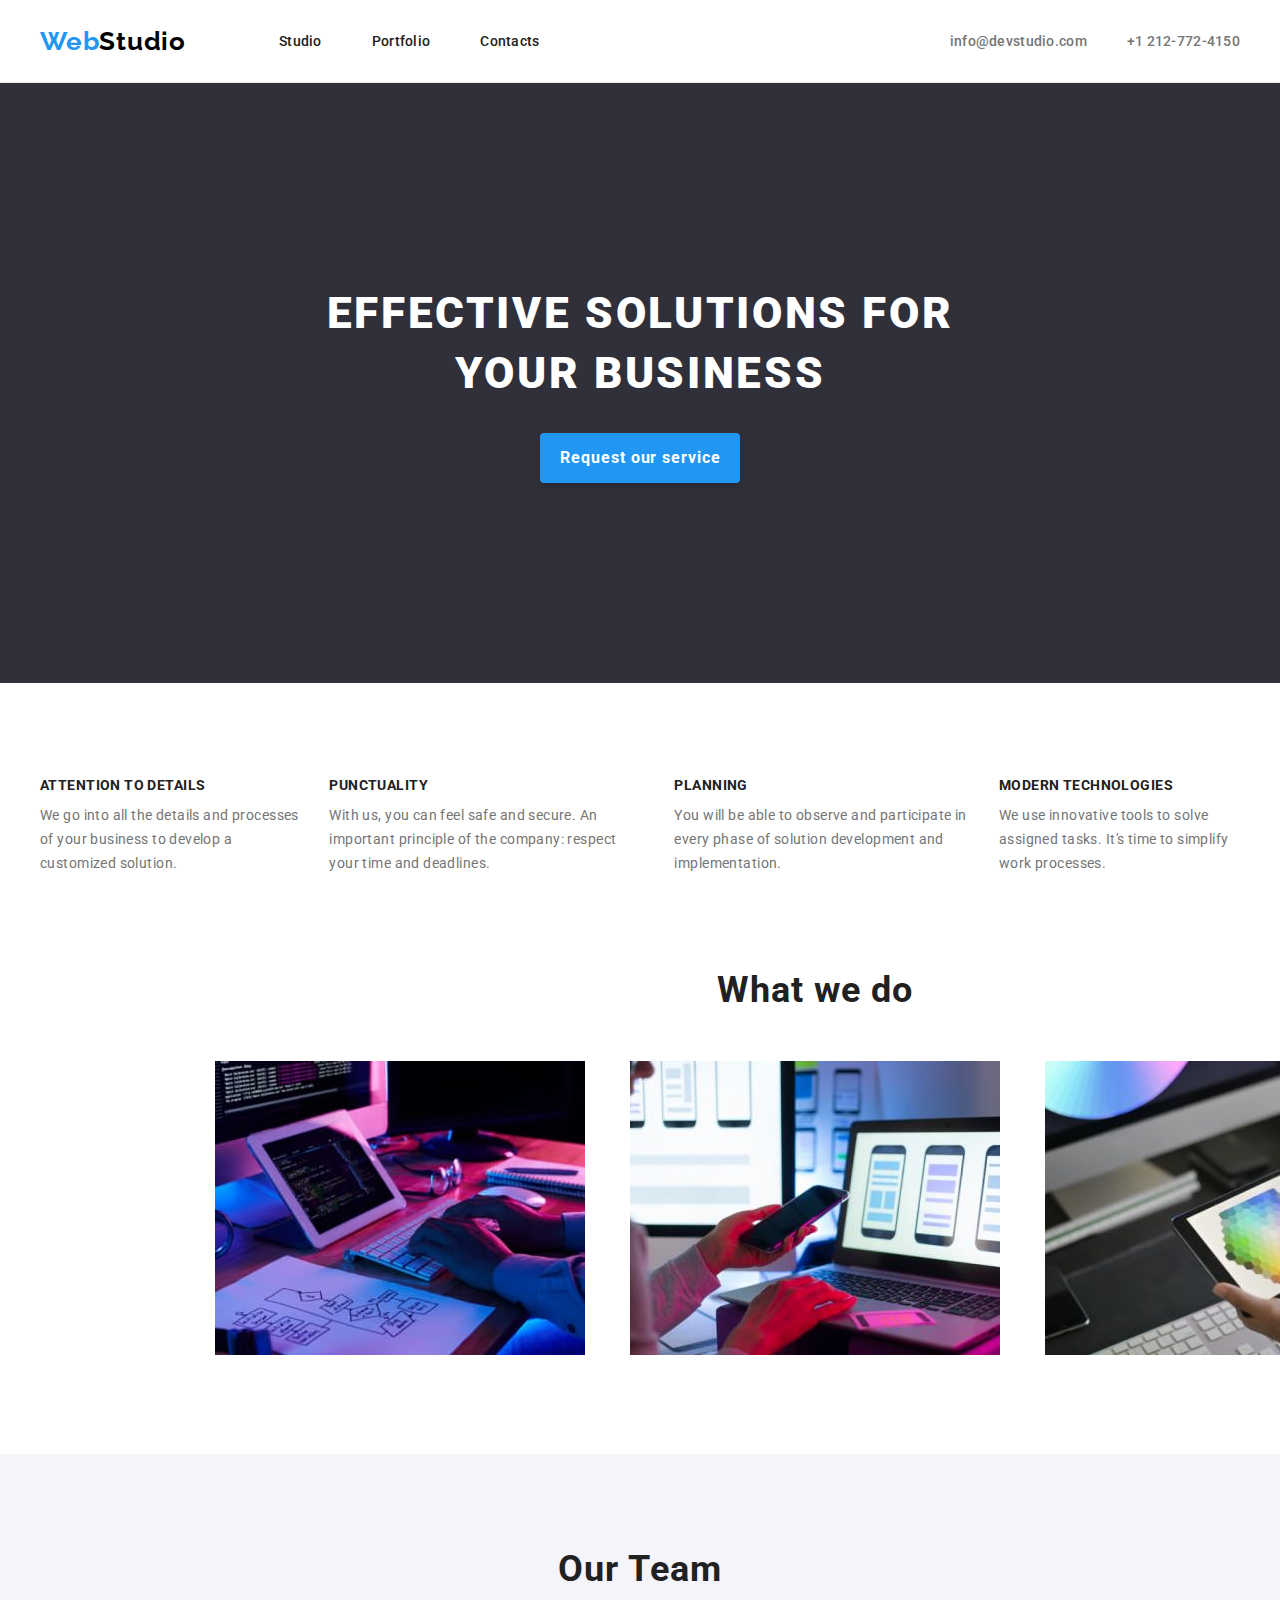
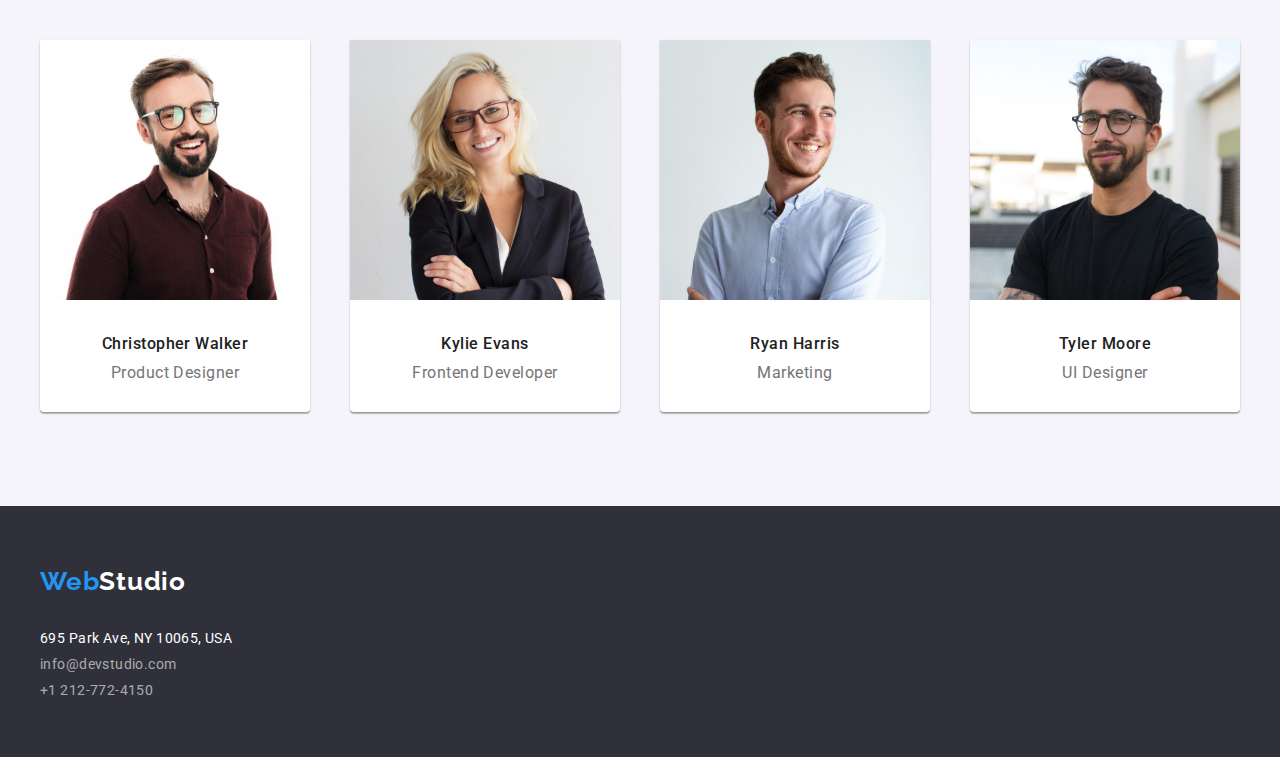
<file: index.html>
<!DOCTYPE html>
<html lang="en">
  <head>
    <meta charset="UTF-8" />
    <link
      rel="stylesheet"
      href="https://cdnjs.cloudflare.com/ajax/libs/modern-normalize/1.0.0/modern-normalize.min.css"
    />
    <link rel="stylesheet" href="./css/styles.css" />
    <link rel="preconnect" href="https://fonts.googleapis.com" />
    <link rel="preconnect" href="https://fonts.gstatic.com" crossorigin />
    <link
      href="https://fonts.googleapis.com/css2?family=Raleway:wght@700&family=Roboto:wght@400;500;700;900&display=swap"
      rel="stylesheet"
    />
    <title>WebStudio</title>
  </head>

  <body>
    <div class="container">
      <!--HeaderSection-->
      <header class="header-section">
        <div class="header-content">
          <nav class="header-navigation">
            <a class="logo logo-first-word" href="WebStudio"
              >Web<span class="logo-second-word">Studio</span></a
            >
            <ul class="header-navigation-item unstyled-list">
              <li><a class="link" href="index.html">Studio</a></li>
              <li><a class="link" href="portfolio.html">Portfolio</a></li>
              <li><a class="link" href="contacts.html">Contacts</a></li>
            </ul>
          </nav>
          <ul class="header-contact unstyled-list header-right-side">
            <li>
              <a class="link" href="mailto:info@devstudio.com"
                >info@devstudio.com</a
              >
            </li>
            <li><a class="link" href="tel:+12127724150">+1 212-772-4150</a></li>
          </ul>
        </div>
      </header>
      <main>
        <!--MainSection-->
        <section class="main-section">
          <h1 class="main-section-title">
            EFFECTIVE SOLUTIONS FOR<br />YOUR BUSINESS
          </h1>
          <button class="request-button" type="button">
            Request our service
          </button>
        </section>
        <!--AboutSection-->
        <section class="about-section">
          <ul class="about-section-list unstyled-list">
            <li>
              <h2 class="about-title">ATTENTION TO DETAILS</h2>
              <p class="about-details">
                We go into all the details and processes of your business to
                develop a customized solution.
              </p>
            </li>
            <li>
              <h2 class="about-title">PUNCTUALITY</h2>
              <p class="about-details">
                With us, you can feel safe and secure. An important principle of
                the company: respect your time and deadlines.
              </p>
            </li>
            <li>
              <h2 class="about-title">PLANNING</h2>
              <p class="about-details">
                You will be able to observe and participate in every phase of
                solution development and implementation.
              </p>
            </li>
            <li>
              <h2 class="about-title">MODERN TECHNOLOGIES</h2>
              <p class="about-details">
                We use innovative tools to solve assigned tasks. It's time to
                simplify work processes.
              </p>
            </li>
          </ul>
        </section>
        <!--AboutWorkSection-->
        <section class="about-work-section">
          <div class="about-work-content">
            <h2 class="about-work-title">What we do</h2>
            <ul class="images-studio unstyled-list">
              <li>
                <img
                  src="images/webstudio1.jpg"
                  alt="web studio coding"
                  width="370"
                  height="294"
                />
              </li>
              <li>
                <img
                  src="images/webstudio2.jpg"
                  alt="web studio mobile app"
                  width="370"
                  height="294"
                />
              </li>
              <li>
                <img
                  src="images/webstudio3.jpg"
                  alt="web studio css"
                  width="370"
                  height="294"
                />
              </li>
            </ul>
          </div>
        </section>
        <!--OurTeamSection-->
        <section class="our-team-section">
          <div class="our-team-content">
            <h2 class="our-team-title">Our Team</h2>
            <ul class="images-our-team unstyled-list">
              <li>
                <img
                  src="images/christopherwalker.jpg"
                  alt="Christopher Walker"
                  width="270"
                  height="260"
                />
                <h3 class="our-team">Christopher Walker</h3>
                <p class="our-team-job">Product Designer</p>
              </li>
              <li>
                <img
                  src="images/kylieevans.jpg"
                  alt="Kylie Evans"
                  width="270"
                  height="260"
                />
                <h3 class="our-team">Kylie Evans</h3>
                <p class="our-team-job">Frontend Developer</p>
              </li>
              <li>
                <img
                  src="images/ryanharris.jpg"
                  alt="Ryan Harris"
                  width="270"
                  height="260"
                />
                <h3 class="our-team">Ryan Harris</h3>
                <p class="our-team-job">Marketing</p>
              </li>
              <li>
                <img
                  src="images/tylermoore.jpg"
                  alt="Tyler Moore"
                  width="270"
                  height="260"
                />
                <h3 class="our-team">Tyler Moore</h3>
                <p class="our-team-job">UI Designer</p>
              </li>
            </ul>
          </div>
        </section>
      </main>
      <!--FooterSection-->
      <footer class="footer-section">
        <div class="footer-content">
          <a class="logo-first-word" href="WebStudio"
            >Web<span class="footer-logo-second-word">Studio</span></a
          >
          <address class="address">
            <ul class="unstyled-list">
              <li>
                <a class="link location" href="">695 Park Ave, NY 10065, USA</a>
              </li>
              <li>
                <a class="link contact" href="mailto:info@devstudio.com"
                  >info@devstudio.com</a
                >
              </li>
              <li>
                <a class="link contact" href="tel:+12127724150"
                  >+1 212-772-4150</a
                >
              </li>
            </ul>
          </address>
        </div>
      </footer>
    </div>
  </body>
</html>
</file>
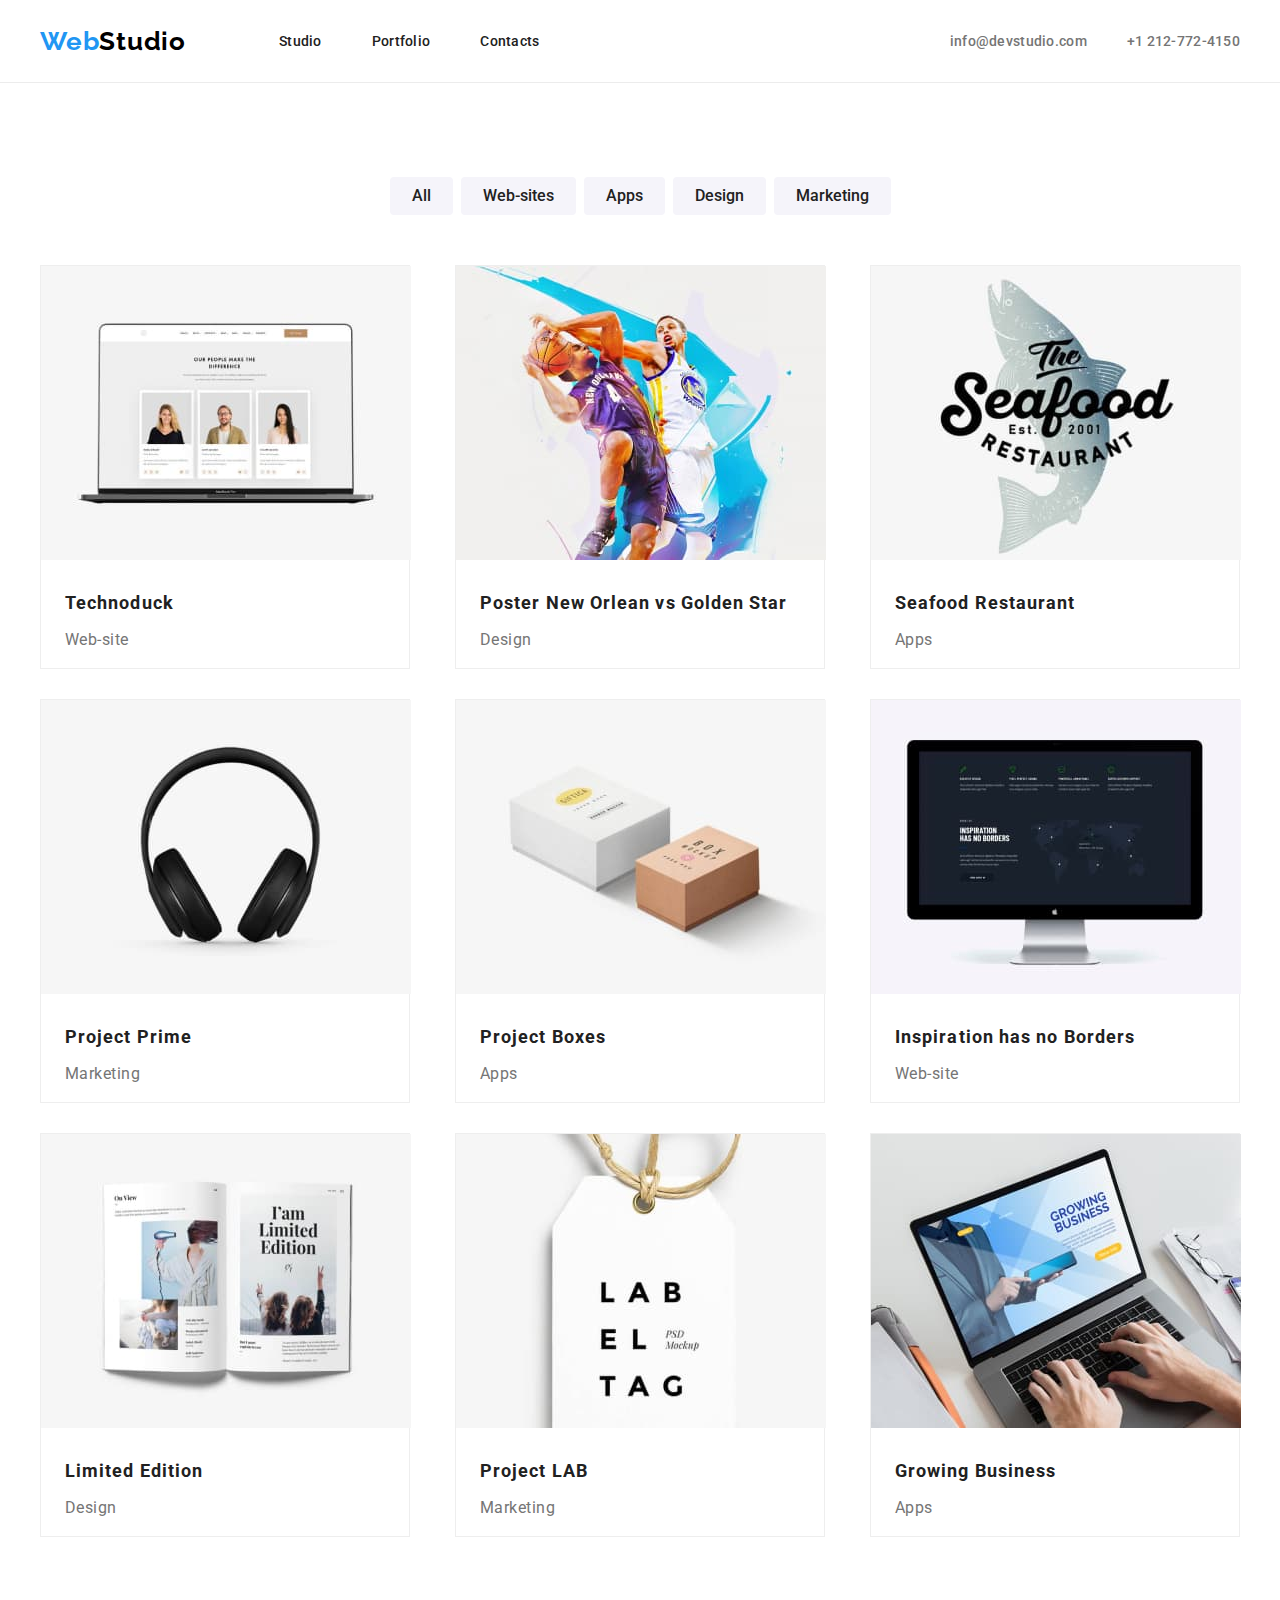
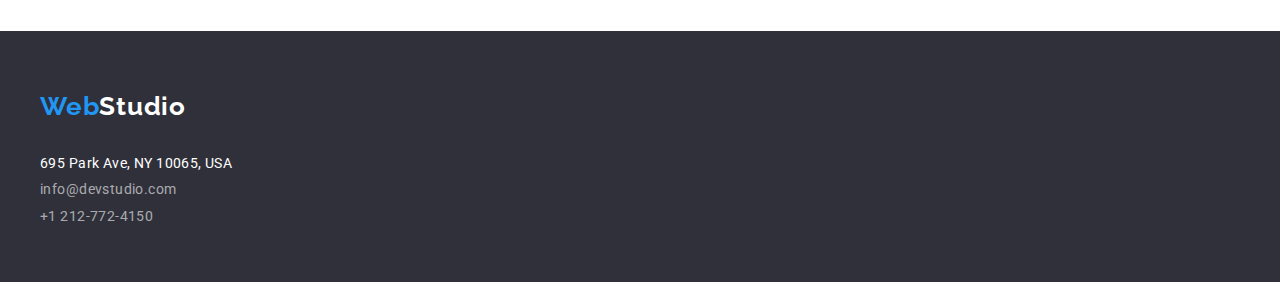
<file: portfolio.html>
<!DOCTYPE html>
<html lang="en">
  <head>
    <meta charset="UTF-8" />
    <link
      rel="stylesheet"
      href="https://cdnjs.cloudflare.com/ajax/libs/modern-normalize/1.0.0/modern-normalize.min.css"
    />
    <link rel="stylesheet" href="./css/styles.css" />
    <link rel="preconnect" href="https://fonts.googleapis.com" />
    <link rel="preconnect" href="https://fonts.gstatic.com" crossorigin />
    <link
      href="https://fonts.googleapis.com/css2?family=Raleway:wght@700&family=Roboto:wght@400;500;700;900&display=swap"
      rel="stylesheet"
    />
    <title>Portfolio</title>
  </head>
  <body>
    <div class="container">
      <!--HeaderSection-->
      <header class="header-section">
        <div class="header-content">
          <nav class="header-navigation">
            <a class="logo logo-first-word" href="WebStudio"
              >Web<span class="logo-second-word">Studio</span></a
            >
            <ul class="header-navigation-item unstyled-list">
              <li><a class="link" href="index.html">Studio</a></li>
              <li><a class="link" href="portfolio.html">Portfolio</a></li>
              <li><a class="link" href="contacts.html">Contacts</a></li>
            </ul>
          </nav>
          <ul class="header-contact unstyled-list header-right-side">
            <li>
              <a class="link" href="mailto:info@devstudio.com"
                >info@devstudio.com</a
              >
            </li>
            <li><a class="link" href="tel:+12127724150">+1 212-772-4150</a></li>
          </ul>
        </div>
      </header>
      <main>
        <!--ButtonsSection-->
        <ul class="button-list unstyled-list">
          <li><button class="button-menu" type="button">All</button></li>
          <li><button class="button-menu" type="button">Web-sites</button></li>
          <li><button class="button-menu" type="button">Apps</button></li>
          <li><button class="button-menu" type="button">Design</button></li>
          <li><button class="button-menu" type="button">Marketing</button></li>
        </ul>
        <!--CardSection-->
        <section class="cards-section">
          <ul class="project-card unstyled-list">
            <li>
              <div class="card">
                <img
                  src="images/technoduck-web-site.jpg"
                  alt="technoduck-web-site"
                  width="370"
                  height="294"
                />
                <h2 class="project-name">Technoduck</h2>
                <p class="project-title">Web-site</p>
              </div>
            </li>
            <li>
              <div class="card">
                <img
                  src="images/poster-design.jpg"
                  alt="poster-design"
                  width="370"
                  height="294"
                />
                <h2 class="project-name">Poster New Orlean vs Golden Star</h2>
                <p class="project-title">Design</p>
              </div>
            </li>
            <li>
              <div class="card">
                <img
                  src="images/seafood-logo.jpg"
                  alt="seafood-logo"
                  width="370"
                  height="294"
                />
                <h2 class="project-name">Seafood Restaurant</h2>
                <p class="project-title">Apps</p>
              </div>
            </li>
            <li>
              <div class="card">
                <img
                  src="images/project-prime.jpg"
                  alt="project-prime"
                  width="370"
                  height="294"
                />
                <h2 class="project-name">Project Prime</h2>
                <p class="project-title">Marketing</p>
              </div>
            </li>
            <li>
              <div class="card">
                <img
                  src="images/project-boxes.jpg"
                  alt="project-boxes"
                  width="370"
                  height="294"
                />
                <h2 class="project-name">Project Boxes</h2>
                <p class="project-title">Apps</p>
              </div>
            </li>
            <li>
              <div class="card">
                <img
                  src="images/no-borders-web-site.jpg"
                  alt="inspiration-has-no-borders-web-site"
                  width="370"
                  height="294"
                />
                <h2 class="project-name">Inspiration has no Borders</h2>
                <p class="project-title">Web-site</p>
              </div>
            </li>
            <li>
              <div class="card">
                <img
                  src="images/limited-edition-design.jpg"
                  alt="limited-edition-design"
                  width="370"
                  height="294"
                />
                <h2 class="project-name">Limited Edition</h2>
                <p class="project-title">Design</p>
              </div>
            </li>
            <li>
              <div class="card">
                <img
                  src="images/project-lab.jpg"
                  alt="project-lab"
                  width="370"
                  height="294"
                />
                <h2 class="project-name">Project LAB</h2>
                <p class="project-title">Marketing</p>
              </div>
            </li>
            <li>
              <div class="card">
                <img
                  src="images/business-apps.jpg"
                  alt="growing-business-apps"
                  width="370"
                  height="294"
                />
                <h2 class="project-name">Growing Business</h2>
                <p class="project-title">Apps</p>
              </div>
            </li>
          </ul>
        </section>
      </main>
      <!--FooterSection-->
      <footer class="footer-section">
        <div class="footer-content">
          <a class="logo-first-word" href="WebStudio"
            >Web<span class="footer-logo-second-word">Studio</span></a
          >
          <address class="address">
            <ul class="unstyled-list">
              <li>
                <a class="link location" href="">695 Park Ave, NY 10065, USA</a>
              </li>
              <li>
                <a class="link contact" href="mailto:info@devstudio.com"
                  >info@devstudio.com</a
                >
              </li>
              <li>
                <a class="link contact" href="tel:+12127724150"
                  >+1 212-772-4150</a
                >
              </li>
            </ul>
          </address>
        </div>
      </footer>
    </div>
  </body>
</html>
</file>
<file: css/styles.css>
/*Variabels*/
:root {
  --main-color: #212121;
  --blue-color: #2196f3;
  --main-backgroud: #2f303a;
  --white-color: #ffffff;
  --main-grey-color: #757575;
  --light-grey-color: #f5f4fa;
}

/*Globals*/
body {
  font-family: "Roboto", sans-serif;
  letter-spacing: 0.03em;
}

* {
  margin-block-start: 0px;
  margin-block-end: 0px;
  margin-inline-start: 0px;
  margin-inline-end: 0px;
}

.unstyled-list {
  list-style: none;
  padding-left: 0;
}

.link:hover,
.link:focus,
.link:active {
  color: var(--blue-color);
}

.container {
  display: flex;
  flex-direction: column;
}

/*HeaderSection*/
.header-section {
  border-bottom: 1px solid #ececec;
}

.header-content {
  width: 1200px;
  margin: 0 auto;
  display: flex;
}

.header-navigation-item,
.header-contact,
.header-navigation,
.logo,
.about-section-list {
  display: flex;
}

.header-navigation-item {
  margin: 32px 0;
  gap: 50px;
}

.header-contact {
  gap: 40px;
  margin-top: 32px;
  margin-left: auto;
}

.header-navigation {
  align-items: center;
}

.logo-first-word,
.logo-second-word {
  font-family: "Raleway";
  font-weight: 700;
  font-size: 26px;
  line-height: 1.19;
  letter-spacing: 0.03em;
  text-decoration: none;
}

.logo-first-word {
  color: var(--blue-color);
}

.logo-second-word {
  color: #000000;
  margin-right: 93px;
}

header li a {
  font-weight: 500;
  font-size: 14px;
  line-height: 1.14;
  letter-spacing: 0.02em;
  color: var(--main-color);
  text-decoration: none;
}

.header-right-side li a {
  color: var(--main-grey-color);
}

/*MainSection*/
.main-section {
  background-color: var(--main-backgroud);
  height: 600px;
  text-align: center;
}

.main-section-title {
  font-weight: 900;
  font-size: 44px;
  line-height: 60px;
  letter-spacing: 0.06em;
  text-transform: uppercase;
  color: var(--white-color);
  margin-bottom: 30px;
  padding-top: 200px;
}

.request-button {
  font-weight: 700;
  font-size: 16px;
  line-height: 30px;
  letter-spacing: 0.06em;
  color: var(--white-color);
  background: var(--blue-color);
  box-shadow: 0px 4px 4px rgba(0, 0, 0, 0.15);
  border-radius: 4px;
  padding: 10px 19px 10px 20px;
  border: none;
}

/*AboutSection*/
.about-section {
  padding: 94px 0;
  display: flex;
  justify-content: center;
}

.about-section-list {
  width: 1200px;
  gap: 30px;
}

.about-work-section {
  padding: 0 215px 94px;
}

.about-work-content {
  width: 1200px;
  margin: 0 auto;
}

.about-title {
  font-weight: 700;
  font-size: 14px;
  line-height: 16px;
  letter-spacing: 0.03em;
  text-transform: uppercase;
  color: var(--main-color);
  text-align: left;
  margin-bottom: 10px;
}

.about-details {
  font-size: 14px;
  line-height: 24px;
  letter-spacing: 0.03em;
  color: var(--main-grey-color);
}

.about-work-title {
  font-weight: 700;
  font-size: 36px;
  line-height: 42px;
  text-align: center;
  letter-spacing: 0.03em;
  color: var(--main-color);
  padding-bottom: 50px;
}

/*OurTeamSection*/
.images-studio,
.images-our-team {
  display: flex;
  gap: 30px;
  justify-content: space-between;
}

.our-team-content {
  width: 1200px;
  margin: 0 auto;
}

.images-our-team li {
  background: var(--white-color);
  box-shadow: 0px 1px 3px rgba(0, 0, 0, 0.12), 0px 1px 1px rgba(0, 0, 0, 0.14),
    0px 2px 1px rgba(0, 0, 0, 0.2);
  border-radius: 0px 0px 4px 4px;
}

.our-team-section {
  background-color: var(--light-grey-color);
  padding-top: 94px;
  padding-bottom: 94px;
}

.our-team-title {
  font-weight: 700;
  font-size: 36px;
  line-height: 42px;
  text-align: center;
  letter-spacing: 0.03em;
  color: var(--main-color);
  padding-bottom: 50px;
}

.our-team {
  font-weight: 500;
  font-size: 16px;
  line-height: 19px;
  text-align: center;
  letter-spacing: 0.03em;
  color: var(--main-color);
  padding-bottom: 10px;
  padding-top: 30px;
}

.our-team-job {
  font-size: 16px;
  line-height: 19px;
  text-align: center;
  letter-spacing: 0.03em;
  color: var(--main-grey-color);
  padding-bottom: 30px;
}

/*PortfolioMenuButtons*/
.button-menu:hover,
.button-menu:focus,
.button-menu:active {
  background-color: var(--blue-color);
  color: var(--white-color);
  box-shadow: 0px 3px 1px rgba(0, 0, 0, 0.1), 0px 1px 2px rgba(0, 0, 0, 0.08),
    0px 2px 2px rgba(0, 0, 0, 0.12);
}

.button-menu {
  font-weight: 500;
  font-size: 16px;
  line-height: 1.62;
  text-align: center;
  color: var(--main-color);
  border: none;
  cursor: pointer;
  padding: 6px 22px;
  border-radius: 4px;
  background: var(--light-grey-color);
}

.button-list {
  display: flex;
  gap: 8px;
  padding-top: 94px;
  padding-bottom: 50px;
  justify-content: center;
}

/*PortfolioCards*/
.project-card {
  display: flex;
  gap: 30px;
  flex-wrap: wrap;
  padding-bottom: 94px;
  justify-content: space-between;
  width: 1200px;
  margin: 0 auto;
}

.card {
  width: 370px;
  height: 404px;
  background: #ffffff;
  border: 1px solid #eeeeee;
}

.project-card li img {
  width: 370px;
  height: 294px;
}

.project-name {
  font-weight: 700;
  font-size: 18px;
  line-height: 2;
  letter-spacing: 0.06em;
  color: var(--main-color);
  padding-left: 24px;
  padding-top: 20px;
}

.project-title {
  font-size: 16px;
  line-height: 30px;
  color: var(--main-grey-color);
  padding: 4px 24px 20px;
}

/*FooterSection*/
.footer-content {
  width: 1200px;
  margin: 0 auto;
}

address {
  font-style: normal;
  font-size: 14px;
  line-height: 1.14;
  letter-spacing: 0.03em;
  padding-top: 28px;
  padding-bottom: 60px;
}

.contact {
  color: rgba(255, 255, 255, 0.6);
  text-decoration: none;
  line-height: 1.87;
}

.location {
  color: var(--white-color);
  text-decoration: none;
  line-height: 1.87;
}

footer {
  background-color: var(--main-backgroud);
  height: 251px;
  padding-top: 60px;
}

.footer-logo-second-word {
  color: var(--white-color);
}
</file>
